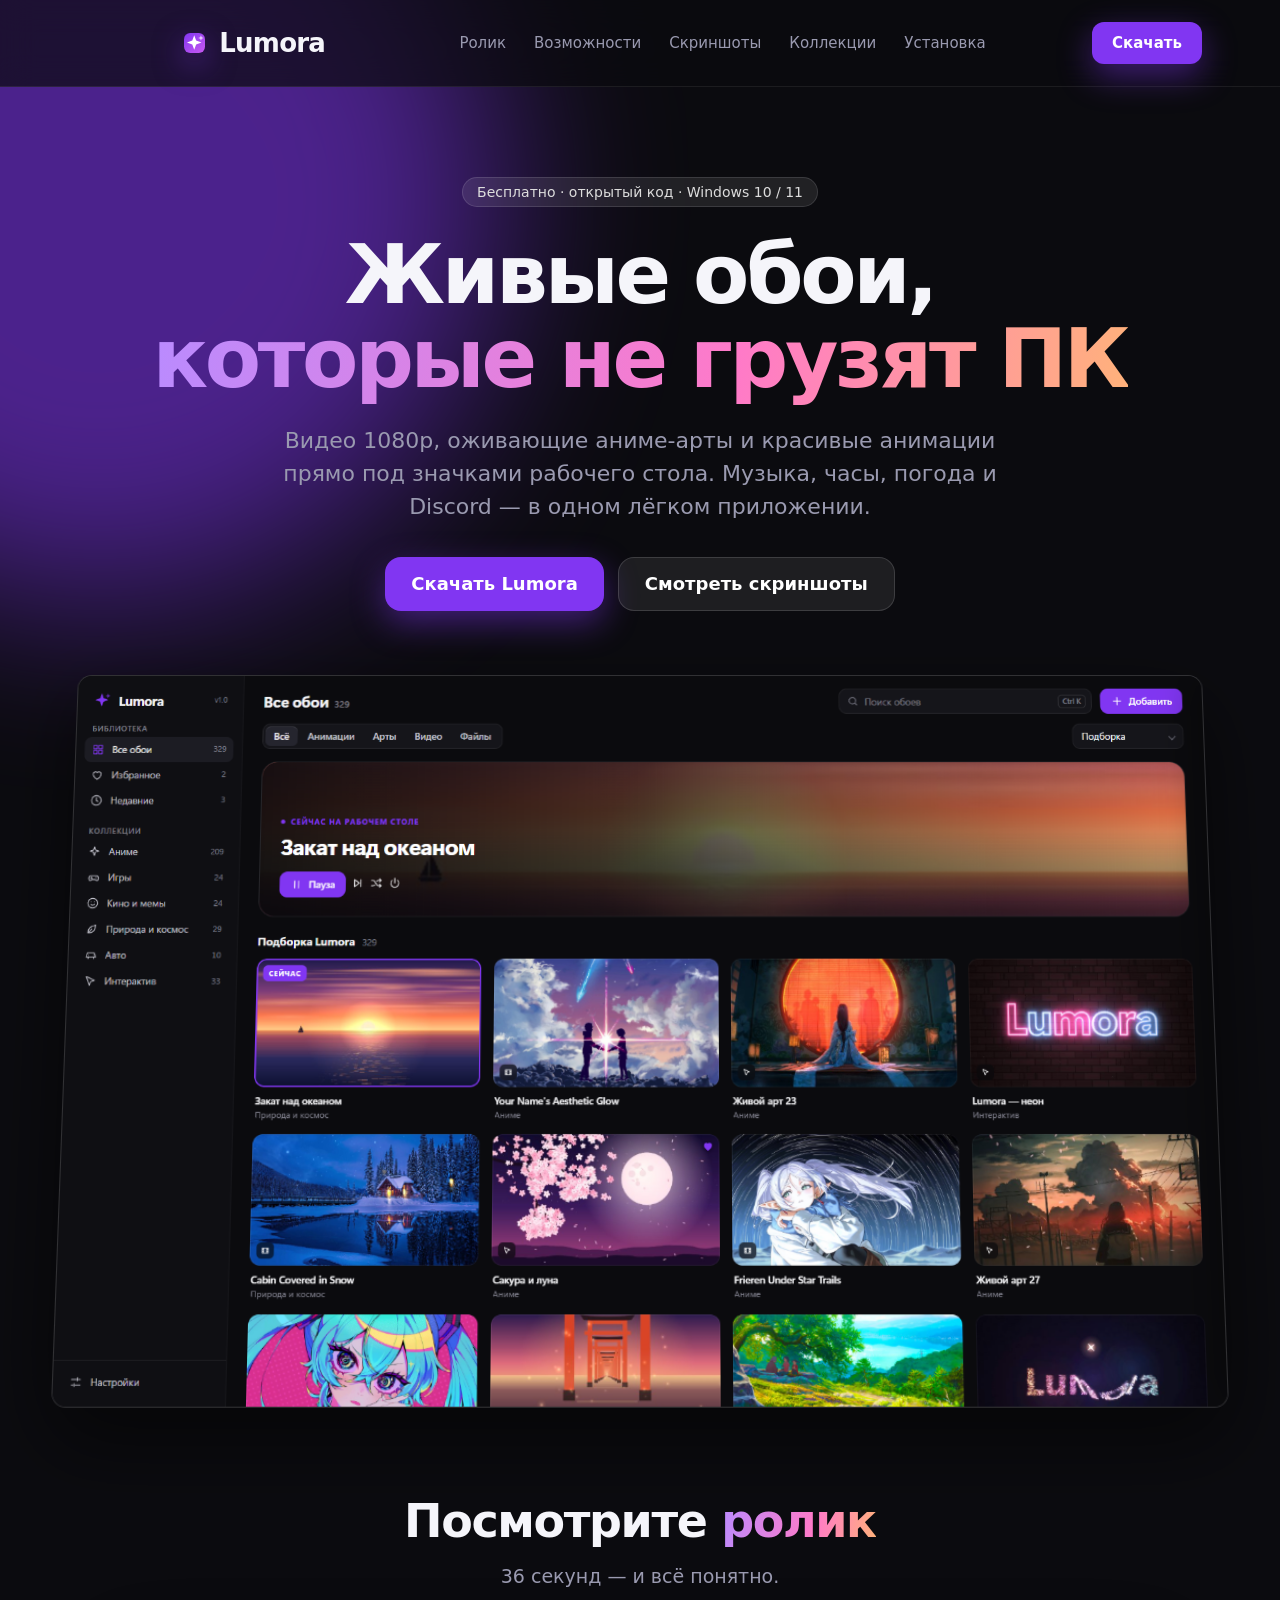
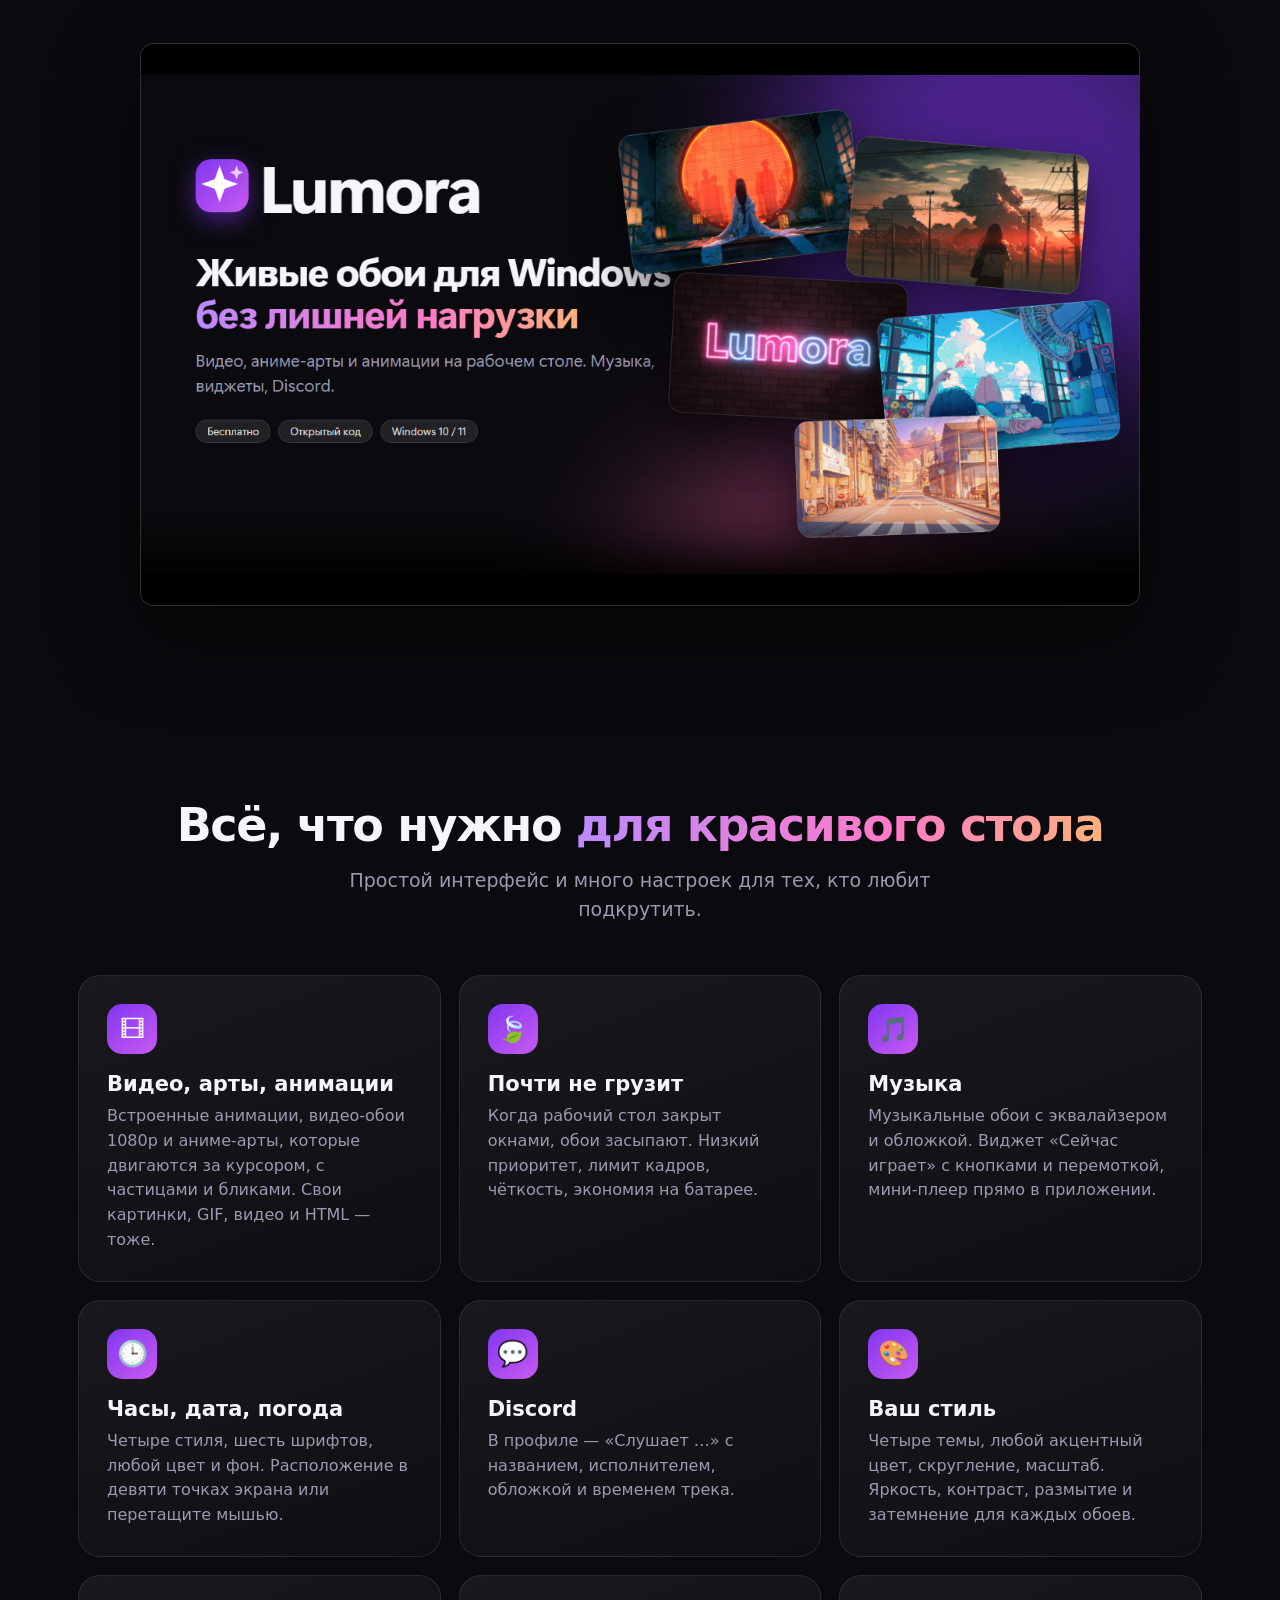
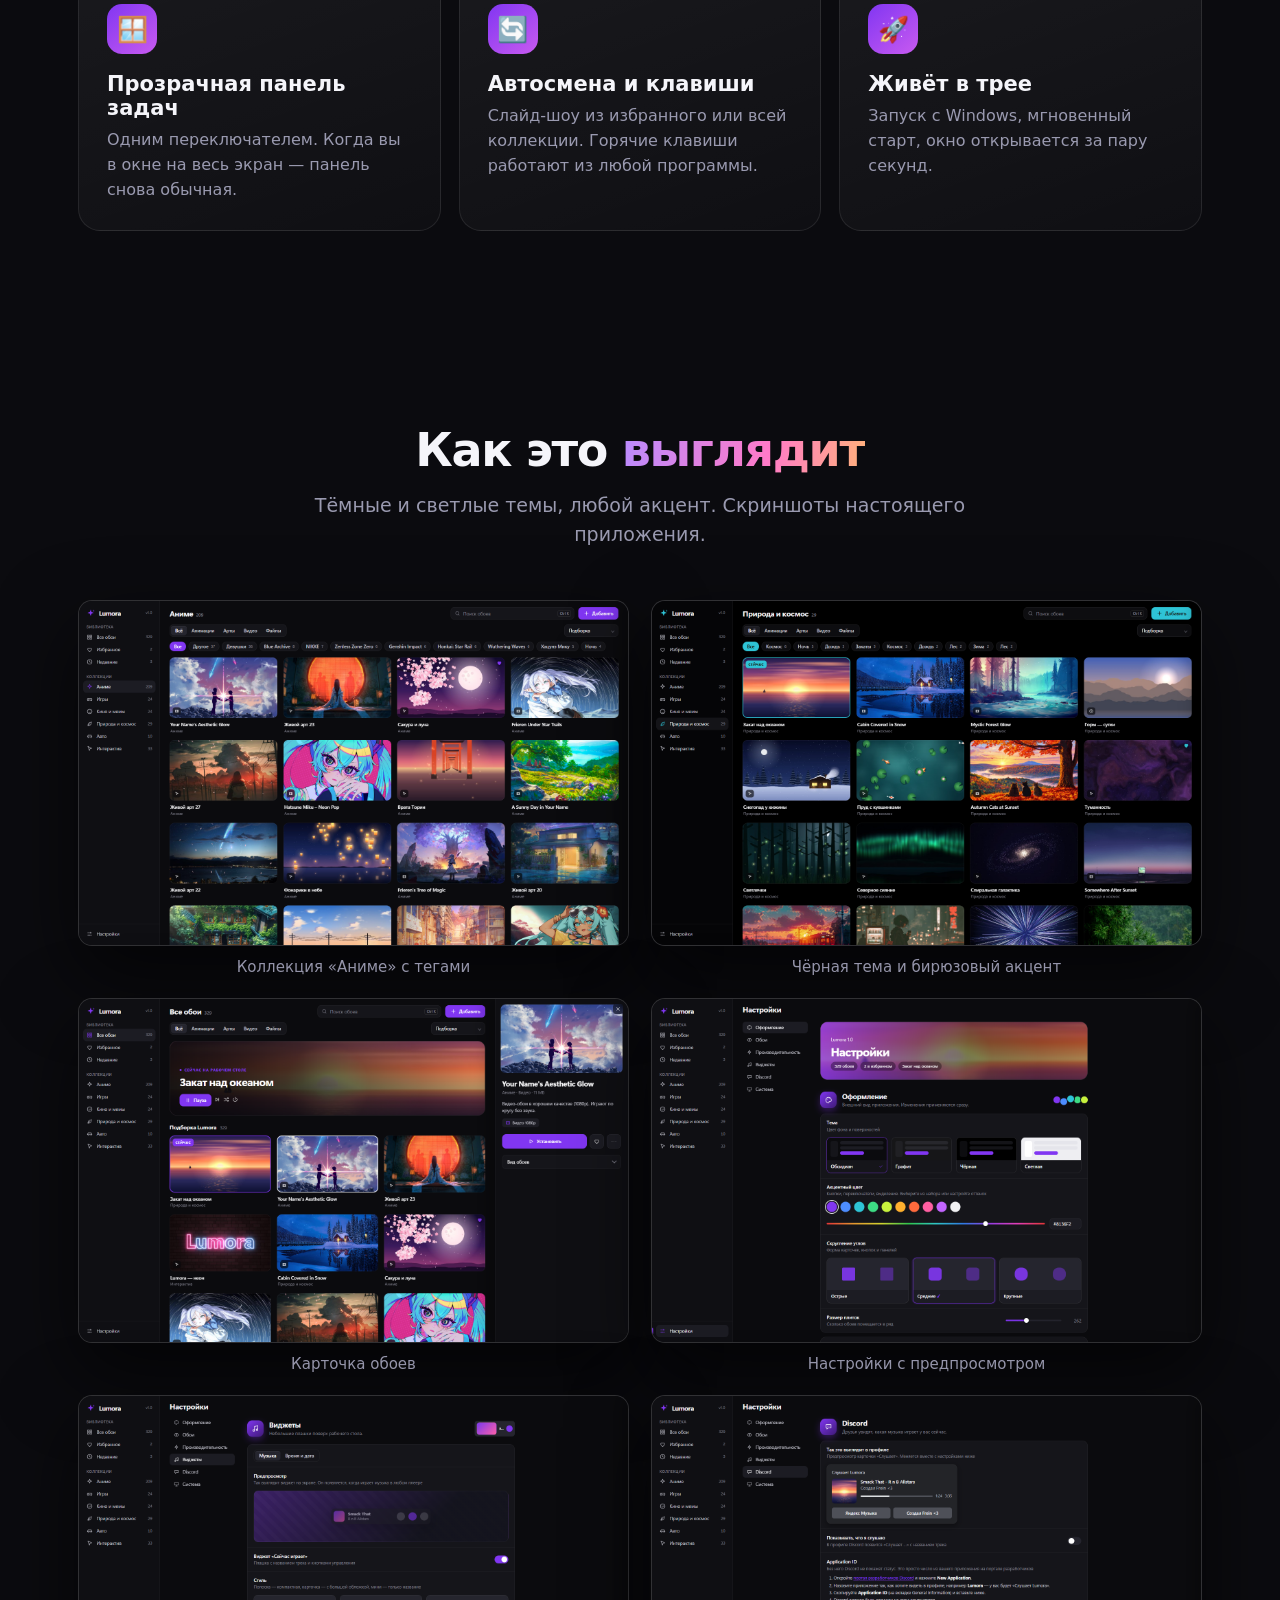
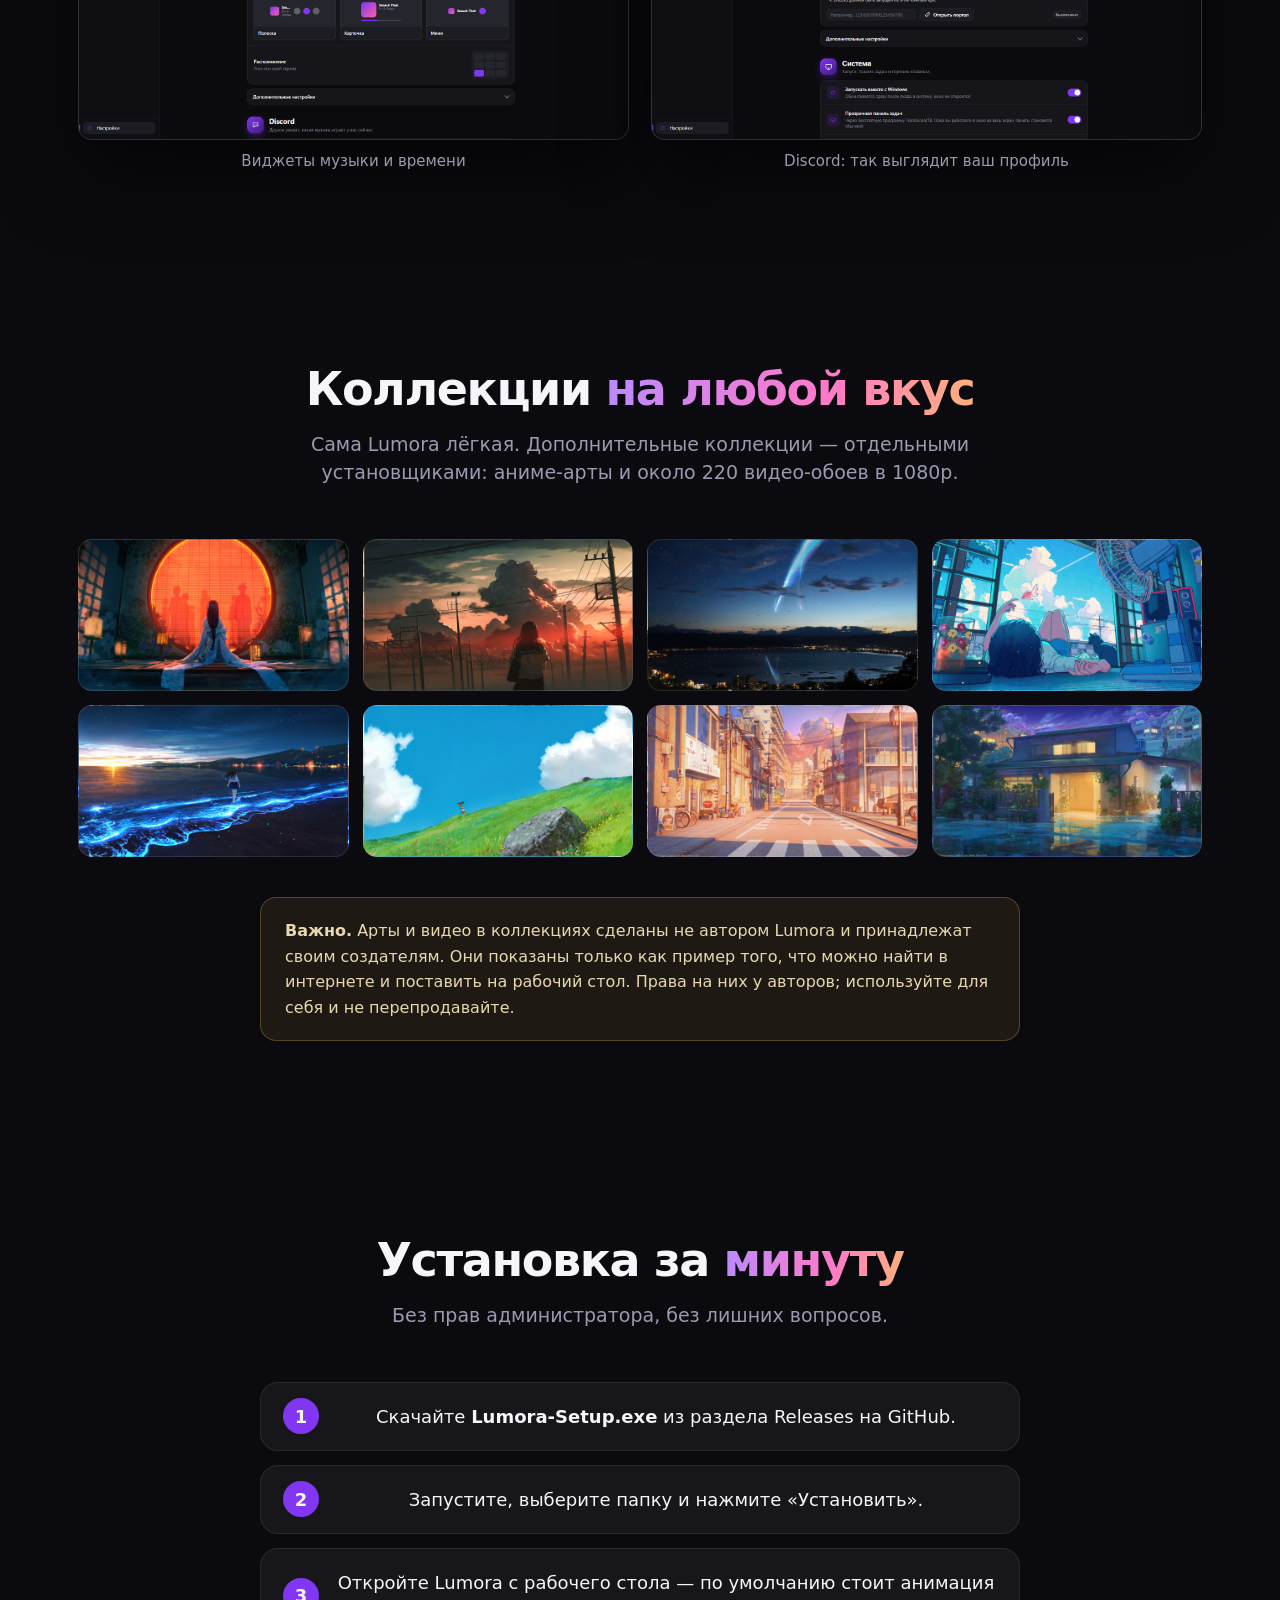
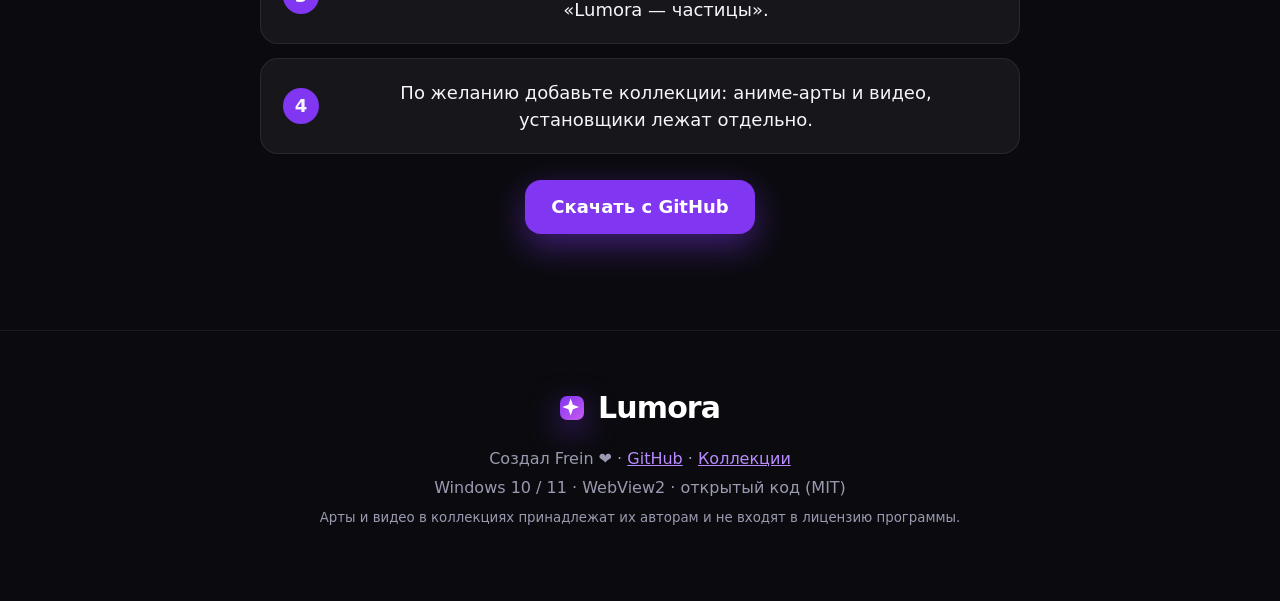
<file: docs/index.html>
<!doctype html>
<html lang="ru">
<head>
<meta charset="utf-8">
<meta name="viewport" content="width=device-width, initial-scale=1">
<title>Lumora — живые обои для Windows</title>
<meta name="description" content="Lumora: живые обои для Windows с видео, аниме-артами, виджетами, музыкой и Discord. Бесплатно, с открытым кодом.">
<link rel="stylesheet" href="promo.css">
<style>
  html { scroll-behavior: smooth; }
  body { overflow-x: hidden; }
  section { max-width: 1180px; margin: 0 auto; padding: 96px 28px; position: relative; }
  nav { position: sticky; top: 0; z-index: 20; backdrop-filter: blur(16px); background: rgba(11,11,15,.7); border-bottom: 1px solid rgba(255,255,255,.07); }
  nav div { max-width: 1180px; margin: 0 auto; padding: 14px 28px; display: flex; align-items: center; gap: 28px; }
  nav .logo { font-size: 26px; } nav a.l { color: var(--mute); text-decoration: none; font-size: 15px; } nav a.l:hover { color: #fff; } nav .btn { margin-left: auto; height: 42px; font-size: 15px; padding: 0 20px; border-radius: 12px; }
  .hero { padding-top: 90px; text-align: center; }
  .hero h1 { font-size: clamp(40px, 7vw, 82px); line-height: 1.03; letter-spacing: -.04em; font-weight: 750; margin: 26px 0 22px; }
  .hero p.lead { font-size: 22px; color: var(--mute); max-width: 720px; margin: 0 auto 34px; line-height: 1.5; }
  .hero .row { display: flex; gap: 14px; justify-content: center; flex-wrap: wrap; }
  .hero .win { margin-top: 64px; position: relative; transform: perspective(1600px) rotateX(6deg); transform-origin: top; }
  h2 { font-size: clamp(30px, 4vw, 46px); letter-spacing: -.03em; font-weight: 740; margin-bottom: 14px; text-align: center; }
  .sub { text-align: center; color: var(--mute); font-size: 19px; max-width: 700px; margin: 0 auto 52px; line-height: 1.5; }
  .grid { display: grid; grid-template-columns: repeat(auto-fit, minmax(300px, 1fr)); gap: 18px; }
  .f { padding: 28px; border-radius: 22px; background: linear-gradient(160deg, rgba(255,255,255,.06), rgba(255,255,255,.02)); border: 1px solid rgba(255,255,255,.09); transition: transform .3s, border-color .3s; }
  .f:hover { transform: translateY(-4px); border-color: rgba(129,54,242,.6); }
  .f .ic { width: 50px; height: 50px; border-radius: 15px; display: grid; place-items: center; font-size: 25px; background: linear-gradient(140deg, #8136f2, #c85af0); margin-bottom: 18px; }
  .f h3 { font-size: 21px; margin-bottom: 8px; } .f p { color: var(--mute); line-height: 1.55; font-size: 16px; }
  .shots { display: grid; gap: 22px; grid-template-columns: repeat(auto-fit, minmax(420px, 1fr)); }
  .shots figure { margin: 0; } .shots figcaption { color: var(--mute); text-align: center; margin-top: 12px; font-size: 15px; }
  .wall { display: grid; grid-template-columns: repeat(auto-fill, minmax(240px, 1fr)); gap: 14px; }
  .wall div { aspect-ratio: 16/9; border-radius: 14px; background-size: cover; background-position: center; border: 1px solid rgba(255,255,255,.1); transition: transform .3s; } .wall div:hover { transform: scale(1.04); }
  .steps { counter-reset: s; display: grid; gap: 14px; max-width: 760px; margin: 0 auto; }
  .steps div { counter-increment: s; padding: 20px 24px 20px 76px; border-radius: 18px; background: rgba(255,255,255,.05); border: 1px solid rgba(255,255,255,.08); position: relative; font-size: 18px; line-height: 1.5; }
  .steps div::before { content: counter(s); position: absolute; left: 22px; top: 50%; transform: translateY(-50%); width: 36px; height: 36px; border-radius: 50%; display: grid; place-items: center; background: var(--acc); font-weight: 700; }
  .note { max-width: 760px; margin: 40px auto 0; padding: 20px 24px; border-radius: 16px; background: rgba(255,200,80,.08); border: 1px solid rgba(255,200,80,.25); color: #e8d8b0; line-height: 1.6; font-size: 16px; }
  footer { text-align: center; padding: 50px 28px 70px; color: var(--mute); border-top: 1px solid rgba(255,255,255,.07); line-height: 1.8; }
  .cta { text-align: center; } .cta .row { display: flex; gap: 14px; justify-content: center; flex-wrap: wrap; margin-top: 26px; }
  @media (max-width: 700px) { .shots { grid-template-columns: 1fr; } nav a.l { display: none; } }
</style>
</head>
<body>
<nav><div><div class="logo" style="font-size:26px"><i><svg viewBox="0 0 24 24"><path d="M11 2.6l2.3 6.4 6.4 2.3-6.4 2.3L11 20l-2.3-6.4L2.3 11.3 8.7 9z"/><path opacity=".75" d="M19 2.6l.9 2.4 2.4.9-2.4.9-.9 2.4-.9-2.4-2.4-.9 2.4-.9z"/></svg></i>Lumora</div>
<a class="l" href="#video">Ролик</a><a class="l" href="#features">Возможности</a><a class="l" href="#screens">Скриншоты</a><a class="l" href="#packs">Коллекции</a><a class="l" href="#install">Установка</a><a class="btn" href="https://github.com/Frein1111/Lumora/releases/latest">Скачать</a></div></nav>

<div class="glow" style="width:800px;height:800px;background:#8136f2;left:-300px;top:-200px;position:absolute"></div>
<section class="hero">
  <span class="tag">Бесплатно · открытый код · Windows 10 / 11</span>
  <h1>Живые обои,<br><span class="grad">которые не грузят ПК</span></h1>
  <p class="lead">Видео 1080p, оживающие аниме-арты и красивые анимации прямо под значками рабочего стола. Музыка, часы, погода и Discord — в одном лёгком приложении.</p>
  <div class="row"><a class="btn" href="https://github.com/Frein1111/Lumora/releases/latest">Скачать Lumora</a><a class="btn ghost" href="#screens">Смотреть скриншоты</a></div>
  <div class="win"><img src="screens/p1-home.png" alt="Главное окно Lumora"></div>
</section>

<section id="video" style="padding-top:20px">
  <h2>Посмотрите <span class="grad">ролик</span></h2>
  <p class="sub">36 секунд — и всё понятно.</p>
  <div class="win" style="max-width:1000px;margin:0 auto"><video src="promo.webm" poster="social-preview.png" controls preload="none" playsinline style="display:block;width:100%;aspect-ratio:16/9;background:#000"></video></div>
</section>

<section id="features">
  <h2>Всё, что нужно <span class="grad">для красивого стола</span></h2>
  <p class="sub">Простой интерфейс и много настроек для тех, кто любит подкрутить.</p>
  <div class="grid">
    <div class="f"><div class="ic">🎞</div><h3>Видео, арты, анимации</h3><p>Встроенные анимации, видео-обои 1080p и аниме-арты, которые двигаются за курсором, с частицами и бликами. Свои картинки, GIF, видео и HTML — тоже.</p></div>
    <div class="f"><div class="ic">🍃</div><h3>Почти не грузит</h3><p>Когда рабочий стол закрыт окнами, обои засыпают. Низкий приоритет, лимит кадров, чёткость, экономия на батарее.</p></div>
    <div class="f"><div class="ic">🎵</div><h3>Музыка</h3><p>Музыкальные обои с эквалайзером и обложкой. Виджет «Сейчас играет» с кнопками и перемоткой, мини-плеер прямо в приложении.</p></div>
    <div class="f"><div class="ic">🕒</div><h3>Часы, дата, погода</h3><p>Четыре стиля, шесть шрифтов, любой цвет и фон. Расположение в девяти точках экрана или перетащите мышью.</p></div>
    <div class="f"><div class="ic">💬</div><h3>Discord</h3><p>В профиле — «Слушает …» с названием, исполнителем, обложкой и временем трека.</p></div>
    <div class="f"><div class="ic">🎨</div><h3>Ваш стиль</h3><p>Четыре темы, любой акцентный цвет, скругление, масштаб. Яркость, контраст, размытие и затемнение для каждых обоев.</p></div>
    <div class="f"><div class="ic">🪟</div><h3>Прозрачная панель задач</h3><p>Одним переключателем. Когда вы в окне на весь экран — панель снова обычная.</p></div>
    <div class="f"><div class="ic">🔄</div><h3>Автосмена и клавиши</h3><p>Слайд-шоу из избранного или всей коллекции. Горячие клавиши работают из любой программы.</p></div>
    <div class="f"><div class="ic">🚀</div><h3>Живёт в трее</h3><p>Запуск с Windows, мгновенный старт, окно открывается за пару секунд.</p></div>
  </div>
</section>

<section id="screens">
  <h2>Как это <span class="grad">выглядит</span></h2>
  <p class="sub">Тёмные и светлые темы, любой акцент. Скриншоты настоящего приложения.</p>
  <div class="shots">
    <figure><div class="win"><img src="screens/p2-anime.png"></div><figcaption>Коллекция «Аниме» с тегами</figcaption></figure>
    <figure><div class="win"><img src="screens/p8-blue.png"></div><figcaption>Чёрная тема и бирюзовый акцент</figcaption></figure>
    <figure><div class="win"><img src="screens/p3-details.png"></div><figcaption>Карточка обоев</figcaption></figure>
    <figure><div class="win"><img src="screens/p4-settings.png"></div><figcaption>Настройки с предпросмотром</figcaption></figure>
    <figure><div class="win"><img src="screens/p5-widgets.png"></div><figcaption>Виджеты музыки и времени</figcaption></figure>
    <figure><div class="win"><img src="screens/p6-discord.png"></div><figcaption>Discord: так выглядит ваш профиль</figcaption></figure>
  </div>
</section>

<section id="packs">
  <h2>Коллекции <span class="grad">на любой вкус</span></h2>
  <p class="sub">Сама Lumora лёгкая. Дополнительные коллекции — отдельными установщиками: аниме-арты и около 220 видео-обоев в 1080p.</p>
  <div class="wall">
    <div style="background-image:url(assets/art23.jpg)"></div><div style="background-image:url(assets/art27.jpg)"></div><div style="background-image:url(assets/art22.jpg)"></div><div style="background-image:url(assets/art44.jpg)"></div>
    <div style="background-image:url(assets/art39.jpg)"></div><div style="background-image:url(assets/art46.jpg)"></div><div style="background-image:url(assets/art25.jpg)"></div><div style="background-image:url(assets/art20.jpg)"></div>
  </div>
  <div class="note"><b>Важно.</b> Арты и видео в коллекциях сделаны не автором Lumora и принадлежат своим создателям. Они показаны только как пример того, что можно найти в интернете и поставить на рабочий стол. Права на них у авторов; используйте для себя и не перепродавайте.</div>
</section>

<section id="install" class="cta">
  <h2>Установка за <span class="grad">минуту</span></h2>
  <p class="sub">Без прав администратора, без лишних вопросов.</p>
  <div class="steps">
    <div>Скачайте <b>Lumora-Setup.exe</b> из раздела Releases на GitHub.</div>
    <div>Запустите, выберите папку и нажмите «Установить».</div>
    <div>Откройте Lumora с рабочего стола — по умолчанию стоит анимация «Lumora — частицы».</div>
    <div>По желанию добавьте коллекции: аниме-арты и видео, установщики лежат отдельно.</div>
  </div>
  <div class="row"><a class="btn" href="https://github.com/Frein1111/Lumora">Скачать с GitHub</a></div>
</section>

<footer>
  <div class="logo" style="justify-content:center;font-size:30px;margin-bottom:10px;color:#fff"><i><svg viewBox="0 0 24 24"><path d="M11 2.6l2.3 6.4 6.4 2.3-6.4 2.3L11 20l-2.3-6.4L2.3 11.3 8.7 9z"/></svg></i>Lumora</div>
  Создал Frein ❤ · <a href="https://github.com/Frein1111/Lumora" style="color:#b98bff">GitHub</a> · <a href="https://github.com/Frein1111/Lumora-Packs" style="color:#b98bff">Коллекции</a><br>Windows 10 / 11 · WebView2 · открытый код (MIT)<br><small>Арты и видео в коллекциях принадлежат их авторам и не входят в лицензию программы.</small>
</footer>
</body>
</html>
</file>
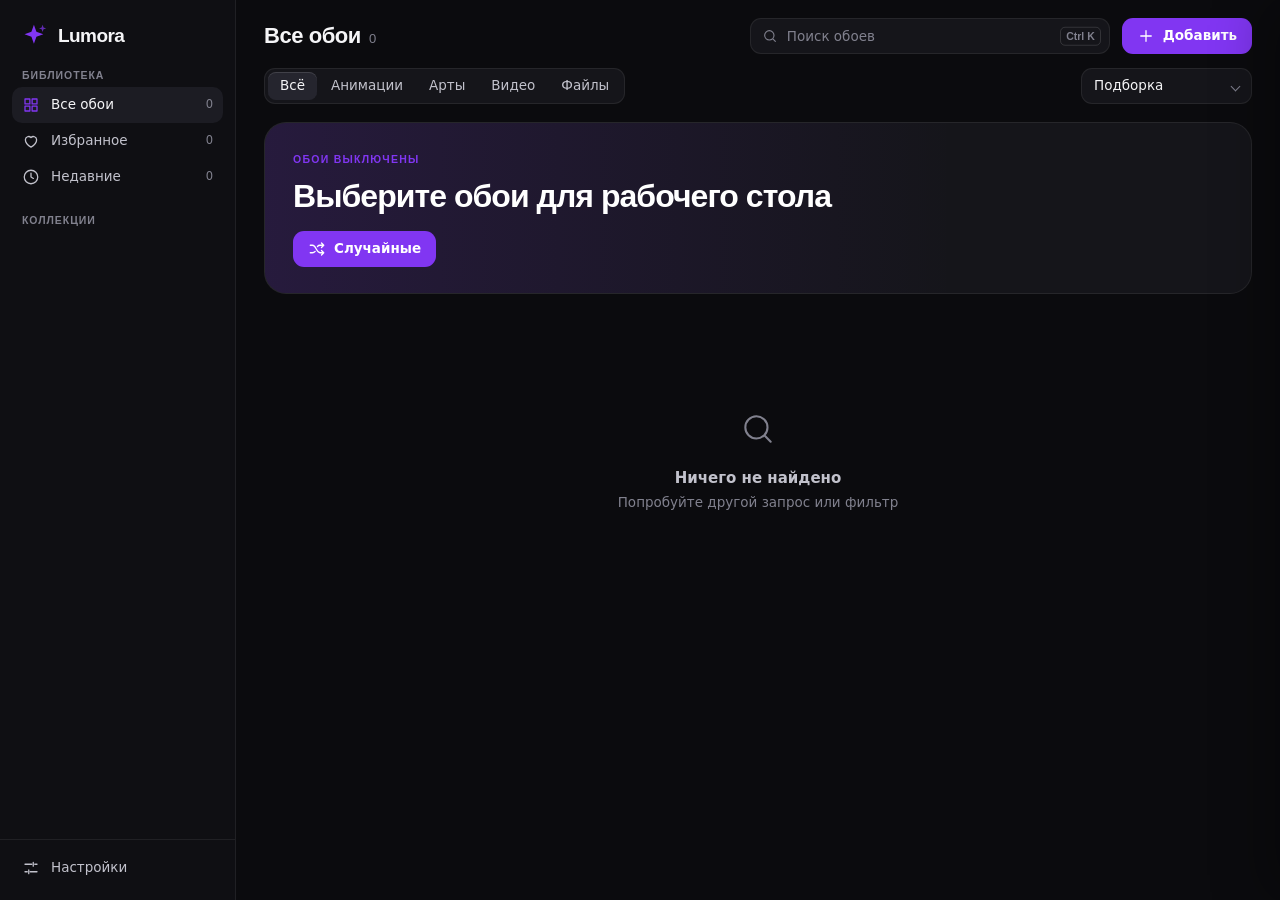
<file: ui/index.html>
<!doctype html>
<html lang="ru" data-theme="obsidian" data-r="1" data-anim="1">
<head>
<meta charset="utf-8">
<title>Lumora</title>
<meta name="viewport" content="width=device-width, initial-scale=1">
<link rel="stylesheet" href="style.css">
</head>
<body>
<aside class="side">
  <div class="brand"><svg id="logo" viewBox="0 0 24 24"></svg><b>Lumora</b><small id="ver"></small></div>
  <nav class="nav" id="nav"></nav>
  <div class="side-foot">
    <div class="np" id="np" hidden></div>
    <button class="nv" data-go="settings" id="navSet"></button>
  </div>
</aside>
<main class="main">
  <header class="top" id="top"></header>
  <div class="bar" id="bar"></div>
  <div class="scroll" id="scroll"></div>
  <aside class="drawer" id="drawer"></aside>
</main>
<div class="toast" id="toast"></div>
<script src="featured.js"></script>
<script src="app.js"></script>
</body>
</html>
</file>
<file: docs/promo.css>
:root { --bg: #0b0b0f; --acc: #8136f2; --acc2: #c264ff; --fg: #f5f5fa; --mute: #9a9ab0; }
* { box-sizing: border-box; margin: 0; }
body { background: var(--bg); color: var(--fg); font-family: "Segoe UI Variable Display", "Segoe UI", system-ui, sans-serif; -webkit-font-smoothing: antialiased; }
.star { width: 1em; height: 1em; display: inline-block; vertical-align: -.12em; }
.grad { background: linear-gradient(100deg, #b98bff, #ff7ac8 60%, #ffb27a); -webkit-background-clip: text; background-clip: text; color: transparent; }
.glow { position: absolute; border-radius: 50%; filter: blur(90px); opacity: .55; pointer-events: none; }
.btn { display: inline-flex; align-items: center; gap: 10px; height: 54px; padding: 0 26px; border-radius: 16px; background: var(--acc); color: #fff; font-weight: 650; font-size: 18px; text-decoration: none; box-shadow: 0 12px 34px rgba(129,54,242,.45); }
.btn.ghost { background: rgba(255,255,255,.08); box-shadow: none; border: 1px solid rgba(255,255,255,.14); }
.tag { display: inline-flex; height: 30px; align-items: center; padding: 0 14px; border-radius: 15px; background: rgba(255,255,255,.09); border: 1px solid rgba(255,255,255,.12); font-size: 14px; color: #ddd; }
.cardimg { border-radius: 18px; background-size: cover; background-position: center; border: 1px solid rgba(255,255,255,.14); box-shadow: 0 24px 60px rgba(0,0,0,.55); }
.logo { display: flex; align-items: center; gap: 14px; font-weight: 750; letter-spacing: -.03em; }
.logo i { width: 1.3em; height: 1.3em; border-radius: .38em; display: grid; place-items: center; background: linear-gradient(140deg, #8136f2, #c85af0); font-style: normal; font-size: .62em; box-shadow: 0 10px 30px rgba(129,54,242,.5); }
.logo svg { width: 1.25em; height: 1.25em; fill: #fff; }
.win { border-radius: 14px; overflow: hidden; border: 1px solid rgba(255,255,255,.14); box-shadow: 0 30px 80px rgba(0,0,0,.6); background: #0f0f13; }
.win img { display: block; width: 100%; }
</file>
<file: ui/style.css>
/* Lumora — интерфейс. Палитра задаётся переменными, тема и акцент меняются на лету. */
:root {
  --bg: #0b0b0e; --bg2: #0f0f13; --surf: #15151a; --surf2: #1c1c23; --surf3: #25252e;
  --line: rgba(255,255,255,.07); --line2: rgba(255,255,255,.13);
  --fg: #f5f5f7; --fg2: #c2c2cc; --mute: #81818e;
  --accent: #8136f2; --accent-rgb: 129,54,242; --accent-ink: #ffffff;
  --r: 14px; --tile: 262px; --gap: 18px;
  --shadow: 0 18px 50px rgba(0,0,0,.45);
  --ease: cubic-bezier(.2,.7,.2,1);
  --dur: .22s;
  color-scheme: dark;
}
[data-theme="graphite"] { --bg:#161618; --bg2:#1a1a1d; --surf:#202024; --surf2:#27272c; --surf3:#303036; --line:rgba(255,255,255,.075); }
[data-theme="black"]    { --bg:#000; --bg2:#050507; --surf:#0d0d10; --surf2:#141418; --surf3:#1c1c22; --line:rgba(255,255,255,.09); }
[data-theme="light"]    { --bg:#eeeef2; --bg2:#f4f4f7; --surf:#fff; --surf2:#f1f1f5; --surf3:#e5e5eb; --line:rgba(15,15,30,.08); --line2:rgba(15,15,30,.16);
  --fg:#17171c; --fg2:#43434f; --mute:#85858f; --shadow:0 14px 40px rgba(30,30,60,.16); color-scheme: light; }
[data-r="0"] { --r: 6px; }
[data-r="1"] { --r: 14px; }
[data-r="2"] { --r: 22px; }
[data-anim="0"] * { transition: none !important; animation: none !important; }

* { box-sizing: border-box; -webkit-tap-highlight-color: transparent; }
html, body { height: 100%; margin: 0; }
body {
  background: var(--bg); color: var(--fg); overflow: hidden;
  font: 400 13.5px/1.45 "Segoe UI Variable Text", "Segoe UI", system-ui, sans-serif;
  -webkit-font-smoothing: antialiased; user-select: none; cursor: default;
  display: grid; grid-template-columns: 236px minmax(0, 1fr);
}
button { font: inherit; color: inherit; background: none; border: 0; padding: 0; cursor: pointer; }
input, select { font: inherit; color: inherit; }
svg.i { width: 18px; height: 18px; fill: none; stroke: currentColor; stroke-width: 1.7; stroke-linecap: round; stroke-linejoin: round; flex: none; }
::selection { background: rgba(var(--accent-rgb), .35); }
::-webkit-scrollbar { width: 10px; height: 10px; }
::-webkit-scrollbar-thumb { background: var(--surf3); border-radius: 10px; border: 3px solid transparent; background-clip: padding-box; }
::-webkit-scrollbar-thumb:hover { background: var(--mute); background-clip: padding-box; border: 3px solid transparent; }
kbd { font: 600 10.5px/1 "Segoe UI Variable Text", "Segoe UI", sans-serif; color: var(--mute); border: 1px solid var(--line2); border-radius: 5px; padding: 3px 5px; }

/* ---------- боковая панель ---------- */
.side { display: flex; flex-direction: column; padding: 20px 12px 14px; background: var(--bg2); border-right: 1px solid var(--line); min-height: 0; }
.brand { display: flex; align-items: center; gap: 10px; padding: 2px 10px 22px; }
.brand svg { width: 26px; height: 26px; color: var(--accent); }
.brand b { font: 700 19px/1 "Segoe UI Variable Display", "Segoe UI", sans-serif; letter-spacing: -.03em; }
.brand small { margin-left: auto; font-size: 10.5px; color: var(--mute); letter-spacing: .04em; }
.nav { overflow-y: auto; flex: 1; margin: 0 -6px; padding: 0 6px; }
.nav h6 { margin: 20px 10px 6px; font: 600 10.5px/1 "Segoe UI Variable Text", "Segoe UI", sans-serif; letter-spacing: .09em; text-transform: uppercase; color: var(--mute); }
.nav h6:first-child { margin-top: 0; }
.nv { display: flex; align-items: center; gap: 11px; width: 100%; height: 36px; padding: 0 10px; border-radius: 10px; color: var(--fg2); text-align: left; position: relative; transition: background var(--dur), color var(--dur); }
.nv:hover { background: var(--surf2); color: var(--fg); }
.nv.on { background: var(--surf2); color: var(--fg); }
.nv.on svg { color: var(--accent); }
.nv.on::before { content: ""; position: absolute; left: -12px; top: 9px; bottom: 9px; width: 3px; border-radius: 0 3px 3px 0; background: var(--accent); }
.nv span.n { margin-left: auto; font-size: 11.5px; color: var(--mute); font-variant-numeric: tabular-nums; }
.side-foot { border-top: 1px solid var(--line); margin: 10px -12px 0; padding: 10px 12px 0; }
.mini { display: flex; align-items: center; gap: 10px; margin: 0 0 8px; padding: 8px; border-radius: 12px; background: var(--surf); border: 1px solid var(--line); }
.mini .th { width: 44px; height: 28px; border-radius: 7px; background: var(--surf3) center/cover; flex: none; }
.mini .t { min-width: 0; line-height: 1.25; }
.mini .t b { display: block; font-weight: 600; font-size: 12.5px; white-space: nowrap; overflow: hidden; text-overflow: ellipsis; }
.mini .t small { color: var(--mute); font-size: 11px; }
.mini .live { width: 7px; height: 7px; border-radius: 50%; background: var(--accent); flex: none; margin-left: auto; box-shadow: 0 0 0 0 rgba(var(--accent-rgb), .5); animation: pulse 2.4s infinite; }
.mini.off .live { background: var(--mute); animation: none; }
@keyframes pulse { 70% { box-shadow: 0 0 0 7px rgba(var(--accent-rgb), 0); } 100% { box-shadow: 0 0 0 0 rgba(var(--accent-rgb), 0); } }

/* ---------- основная область ---------- */
.main { display: flex; flex-direction: column; min-width: 0; min-height: 0; position: relative; }
.top { display: flex; align-items: center; gap: 12px; padding: 18px 28px 14px; }
.top h1 { margin: 0 8px 0 0; font: 650 22px/1.1 "Segoe UI Variable Display", "Segoe UI", sans-serif; letter-spacing: -.02em; white-space: nowrap; }
.top h1 small { font: 500 13px/1 "Segoe UI Variable Text", "Segoe UI", sans-serif; color: var(--mute); margin-left: 8px; letter-spacing: 0; }
.search { position: relative; flex: 1 1 220px; max-width: 360px; margin-left: auto; }
.search svg { position: absolute; left: 12px; top: 50%; transform: translateY(-50%); color: var(--mute); width: 16px; height: 16px; }
.search input { width: 100%; height: 36px; padding: 0 44px 0 36px; background: var(--surf); border: 1px solid var(--line); border-radius: 11px; outline: 0; transition: border-color var(--dur), background var(--dur); user-select: text; }
.search input::placeholder { color: var(--mute); }
.search input:focus { border-color: rgba(var(--accent-rgb), .7); background: var(--surf2); }
.search kbd { position: absolute; right: 9px; top: 50%; transform: translateY(-50%); pointer-events: none; }
.btn { display: inline-flex; align-items: center; justify-content: center; gap: 8px; height: 36px; padding: 0 14px; border-radius: 11px; background: var(--surf2); border: 1px solid var(--line); color: var(--fg); font-weight: 550; white-space: nowrap; transition: background var(--dur), transform .1s, border-color var(--dur); }
.btn:hover { background: var(--surf3); }
.btn:active { transform: scale(.97); }
.btn.pri { background: var(--accent); border-color: transparent; color: var(--accent-ink); }
.btn.pri:hover { filter: brightness(1.08); background: var(--accent); }
.btn.ghost { background: transparent; border-color: transparent; color: var(--fg2); }
.btn.ghost:hover { background: var(--surf2); color: var(--fg); }
.btn.danger { color: #ff6b7d; }
.btn.sq { width: 36px; padding: 0; }
.btn.lg { height: 42px; padding: 0 20px; border-radius: 12px; }
.btn[disabled] { opacity: .45; pointer-events: none; }

.bar { display: flex; align-items: center; gap: 12px; padding: 0 28px 14px; flex-wrap: wrap; }
.seg { display: inline-flex; padding: 3px; gap: 2px; background: var(--surf); border: 1px solid var(--line); border-radius: 11px; }
.seg button { height: 28px; padding: 0 12px; border-radius: 8px; color: var(--fg2); font-weight: 500; transition: background var(--dur), color var(--dur); }
.seg button:hover { color: var(--fg); }
.seg button.on { background: var(--surf3); color: var(--fg); box-shadow: 0 1px 0 var(--line2) inset; }
.sel { position: relative; }
.sel select { appearance: none; height: 36px; padding: 0 34px 0 12px; background: var(--surf); border: 1px solid var(--line); border-radius: 11px; outline: 0; cursor: pointer; }
.sel::after { content: ""; position: absolute; right: 13px; top: 15px; width: 6px; height: 6px; border: solid var(--mute); border-width: 0 1.6px 1.6px 0; transform: rotate(45deg); pointer-events: none; }
.sel select option { background: var(--surf2); color: var(--fg); }
.grow { flex: 1; }
.zoom { display: flex; align-items: center; gap: 8px; color: var(--mute); }
.zoom svg { width: 15px; height: 15px; }

.scroll { flex: 1; overflow-y: auto; overflow-x: hidden; padding: 4px 28px 40px; min-height: 0; scroll-behavior: smooth; }
.main.dr .top, .main.dr .bar, .main.dr .scroll { margin-right: 388px; }

/* ---------- «Сейчас» ---------- */
.hero { position: relative; display: grid; grid-template-columns: minmax(0, 1fr) auto; gap: 24px; align-items: end; min-height: 218px; padding: 26px 28px; margin-bottom: 26px; border-radius: calc(var(--r) + 8px); overflow: hidden; background: var(--surf); border: 1px solid var(--line); isolation: isolate; }
.hero .bg { position: absolute; inset: 0; background-size: cover; background-position: center; z-index: -2; transform: scale(1.06); transition: transform 1.2s var(--ease); }
.hero:hover .bg { transform: scale(1.1); }
.hero::before { content: ""; position: absolute; inset: 0; z-index: -1; background: linear-gradient(90deg, rgba(8,8,11,.92) 0%, rgba(8,8,11,.72) 42%, rgba(8,8,11,.12) 100%), linear-gradient(0deg, rgba(8,8,11,.55), transparent 55%); }
.hero .eyebrow { display: inline-flex; align-items: center; gap: 8px; font: 650 10.5px/1 "Segoe UI Variable Text", "Segoe UI", sans-serif; letter-spacing: .12em; text-transform: uppercase; color: var(--accent); }
.hero .eyebrow i { width: 6px; height: 6px; border-radius: 50%; background: var(--accent); animation: pulse 2.4s infinite; }
.hero.paused .eyebrow i { background: #e0b34a; animation: none; }
.hero h2 { margin: 10px 0 6px; font: 680 32px/1.08 "Segoe UI Variable Display", "Segoe UI", sans-serif; letter-spacing: -.03em; color: #fff; text-wrap: balance; max-width: 640px; }
.hero p { margin: 0; color: rgba(255,255,255,.66); max-width: 540px; display: -webkit-box; -webkit-line-clamp: 2; -webkit-box-orient: vertical; overflow: hidden; }
.hero .acts { display: flex; gap: 8px; margin-top: 18px; flex-wrap: wrap; }
.hero .btn { background: rgba(255,255,255,.1); border-color: rgba(255,255,255,.14); color: #fff; backdrop-filter: blur(10px); }
.hero .btn:hover { background: rgba(255,255,255,.18); }
.hero .btn.pri { background: var(--accent); color: var(--accent-ink); border-color: transparent; }
.hero .quick { width: 250px; padding: 14px 16px 6px; border-radius: 16px; background: rgba(10,10,14,.62); border: 1px solid rgba(255,255,255,.1); backdrop-filter: blur(16px); }
.hero .quick h5 { margin: 0 0 6px; font: 650 10.5px/1 "Segoe UI Variable Text", "Segoe UI", sans-serif; letter-spacing: .1em; text-transform: uppercase; color: rgba(255,255,255,.55); display: flex; justify-content: space-between; }
.hero .quick h5 button { color: rgba(255,255,255,.55); font-size: 11px; letter-spacing: 0; text-transform: none; }
.hero .quick h5 button:hover { color: #fff; }
.hero .quick .sl .l { color: rgba(255,255,255,.8); }
.hero .quick .sl .v { color: rgba(255,255,255,.55); }
.hero.empty { min-height: 150px; align-items: center; }
.hero.empty::before { background: linear-gradient(90deg, rgba(var(--accent-rgb), .16), transparent 70%); }

/* ---------- сетка ---------- */
.sec { display: flex; align-items: baseline; gap: 10px; margin: 6px 0 14px; }
.sec h3 { margin: 0; font: 650 16px/1 "Segoe UI Variable Display", "Segoe UI", sans-serif; letter-spacing: -.01em; }
.sec span { color: var(--mute); font-size: 12.5px; }
.grid { display: grid; grid-template-columns: repeat(auto-fill, minmax(var(--tile), 1fr)); gap: var(--gap); margin-bottom: 30px; }
.card { position: relative; border-radius: var(--r); outline: 0; cursor: pointer; animation: rise .38s var(--ease) both; animation-delay: calc(var(--i, 0) * 12ms); content-visibility: auto; contain-intrinsic-size: auto 200px; }
@keyframes rise { from { opacity: 0; transform: translateY(8px); } }
.card .m { position: relative; aspect-ratio: 16 / 9; border-radius: var(--r); overflow: hidden; background: var(--surf2); transition: transform .35s var(--ease), box-shadow .35s var(--ease); }
.card .m img, .card .m video { position: absolute; inset: 0; width: 100%; height: 100%; object-fit: cover; transition: transform .6s var(--ease), opacity .3s; }
.card .m video { opacity: 0; }
.card.pv .m video { opacity: 1; }
.card:hover .m { transform: translateY(-2px); box-shadow: 0 14px 30px rgba(0,0,0,.35); }
.card:hover .m img { transform: scale(1.045); }
.card .m::after { content: ""; position: absolute; inset: 0; border-radius: inherit; box-shadow: inset 0 0 0 1px var(--line); pointer-events: none; transition: box-shadow var(--dur); }
.card.sel .m::after { box-shadow: inset 0 0 0 2px var(--fg); }
.card.cur .m::after { box-shadow: inset 0 0 0 2px var(--accent); }
.card .shade { position: absolute; left: 0; right: 0; bottom: 0; height: 56%; background: linear-gradient(0deg, rgba(0,0,0,.62), transparent); opacity: 0; transition: opacity var(--dur); pointer-events: none; }
.card:hover .shade, .card.pv .shade { opacity: 1; }
.card .tags { position: absolute; left: 9px; bottom: 9px; display: flex; gap: 5px; }
.tg { display: inline-flex; align-items: center; justify-content: center; height: 22px; min-width: 22px; padding: 0 6px; gap: 4px; border-radius: 7px; background: rgba(8,8,11,.66); backdrop-filter: blur(8px); color: #fff; font-size: 10.5px; font-weight: 600; letter-spacing: .02em; }
.tg svg { width: 12px; height: 12px; stroke-width: 2; }
.card .live { position: absolute; left: 9px; top: 9px; }
.live-tag { display: inline-flex; align-items: center; gap: 6px; height: 22px; padding: 0 8px; border-radius: 7px; background: var(--accent); color: var(--accent-ink); font: 700 10px/1 "Segoe UI Variable Text", "Segoe UI", sans-serif; letter-spacing: .08em; }
.card .act { position: absolute; right: 8px; top: 8px; display: flex; gap: 6px; opacity: 0; transform: translateY(-4px); transition: opacity var(--dur), transform var(--dur); }
.card:hover .act, .card:focus-within .act { opacity: 1; transform: none; }
.card .fav.on, .card .fav.on:hover { opacity: 1; }
.ib { display: inline-flex; align-items: center; justify-content: center; width: 30px; height: 30px; border-radius: 9px; background: rgba(8,8,11,.7); backdrop-filter: blur(8px); color: #fff; transition: background var(--dur), transform .1s; }
.ib:hover { background: rgba(8,8,11,.92); }
.ib:active { transform: scale(.92); }
.ib svg { width: 16px; height: 16px; }
.ib.fv.on { color: var(--accent); }
.ib.fv.on svg { fill: currentColor; }
.card .cap { padding: 9px 2px 0; min-width: 0; }
.card .cap b { display: block; font-weight: 600; font-size: 13.5px; white-space: nowrap; overflow: hidden; text-overflow: ellipsis; }
.card .cap small { display: block; color: var(--mute); font-size: 12px; white-space: nowrap; overflow: hidden; text-overflow: ellipsis; }
.card .fvmark { position: absolute; right: 8px; top: 8px; color: var(--accent); }
.card .fvmark svg { width: 16px; height: 16px; fill: currentColor; filter: drop-shadow(0 1px 3px rgba(0,0,0,.6)); }
.card:hover .fvmark { display: none; }

.empty-s { display: grid; place-items: center; text-align: center; padding: 90px 0; color: var(--mute); }
.empty-s svg { width: 38px; height: 38px; margin-bottom: 14px; stroke-width: 1.3; }
.empty-s b { display: block; color: var(--fg2); font-size: 15px; margin-bottom: 4px; font-weight: 600; }

/* ---------- панель сведений ---------- */
.drawer { position: absolute; top: 0; right: 0; bottom: 0; width: 388px; background: var(--bg2); border-left: 1px solid var(--line); box-shadow: -24px 0 50px rgba(0,0,0,.28); transform: translateX(102%); transition: transform .38s var(--ease); z-index: 20; display: flex; flex-direction: column; }
.drawer.open { transform: none; }
.drawer .x { position: absolute; right: 14px; top: 14px; z-index: 2; }
.drawer .pv { position: relative; aspect-ratio: 16 / 9; margin: 16px 16px 0; border-radius: var(--r); overflow: hidden; background: var(--surf2); flex: none; }
.drawer .pv img, .drawer .pv video { position: absolute; inset: 0; width: 100%; height: 100%; object-fit: cover; }
.drawer .pv::after { content: ""; position: absolute; inset: 0; border-radius: inherit; box-shadow: inset 0 0 0 1px var(--line); }
.drawer .body { padding: 18px 20px 24px; overflow-y: auto; flex: 1; min-height: 0; }
.drawer h2 { margin: 0 0 4px; font: 660 21px/1.2 "Segoe UI Variable Display", "Segoe UI", sans-serif; letter-spacing: -.02em; text-wrap: balance; user-select: text; }
.drawer .sub { color: var(--mute); font-size: 12.5px; }
.drawer .desc { margin: 14px 0 0; color: var(--fg2); user-select: text; }
.chips { display: flex; flex-wrap: wrap; gap: 7px; margin: 14px 0 0; }
.chip { display: inline-flex; align-items: center; gap: 6px; height: 26px; padding: 0 10px; border-radius: 8px; background: var(--surf2); color: var(--fg2); font-size: 12px; }
.chip svg { width: 14px; height: 14px; color: var(--accent); }
.drawer .cta { display: grid; grid-template-columns: 1fr auto auto; gap: 8px; margin: 20px 0 0; }
.drawer .cta .btn { height: 42px; }
.drawer .sub2 { display: grid; grid-template-columns: 1fr 1fr; gap: 8px; margin-top: 8px; }
.drawer .look { margin-top: 24px; padding-top: 6px; border-top: 1px solid var(--line); }
.look-h { display: flex; align-items: center; justify-content: space-between; margin: 12px 0 4px; }
.look-h b { font: 650 10.5px/1 "Segoe UI Variable Text", "Segoe UI", sans-serif; letter-spacing: .1em; text-transform: uppercase; color: var(--mute); }
.look-h button { color: var(--mute); font-size: 12px; }
.look-h button:hover { color: var(--fg); }
.dl-row { display: flex; gap: 10px; margin-top: 8px; color: var(--mute); font-size: 12px; }

/* ---------- ползунки, переключатели ---------- */
.sl { display: grid; grid-template-columns: 1fr auto; row-gap: 6px; padding: 8px 0; }
.sl .l { color: var(--fg2); font-size: 12.5px; }
.sl .v { color: var(--mute); font-size: 12px; font-variant-numeric: tabular-nums; text-align: right; }
.sl input { grid-column: 1 / -1; }
input[type=range] { -webkit-appearance: none; appearance: none; width: 100%; height: 18px; background: transparent; cursor: pointer; margin: 0; --p: 50%; }
input[type=range]::-webkit-slider-runnable-track { height: 4px; border-radius: 4px; background: linear-gradient(90deg, var(--accent) var(--p), var(--surf3) var(--p)); }
input[type=range]::-webkit-slider-thumb { -webkit-appearance: none; width: 14px; height: 14px; margin-top: -5px; border-radius: 50%; background: #fff; box-shadow: 0 1px 4px rgba(0,0,0,.5); transition: transform .12s; }
input[type=range]:hover::-webkit-slider-thumb { transform: scale(1.18); }
.hero input[type=range]::-webkit-slider-runnable-track { background: linear-gradient(90deg, #fff var(--p), rgba(255,255,255,.22) var(--p)); }
[data-theme="light"] input[type=range]::-webkit-slider-thumb { background: #fff; box-shadow: 0 1px 4px rgba(0,0,0,.35), 0 0 0 1px var(--line2); }
.sw { position: relative; display: inline-block; width: 40px; height: 23px; flex: none; }
.sw input { position: absolute; inset: 0; opacity: 0; margin: 0; cursor: pointer; z-index: 1; }
.sw i { position: absolute; inset: 0; border-radius: 23px; background: var(--surf3); transition: background var(--dur); }
.sw i::after { content: ""; position: absolute; left: 3px; top: 3px; width: 17px; height: 17px; border-radius: 50%; background: #fff; box-shadow: 0 1px 3px rgba(0,0,0,.4); transition: transform .22s var(--ease); }
.sw input:checked + i { background: var(--accent); }
.sw input:checked + i::after { transform: translateX(17px); }
[data-theme="light"] .sw i { background: #c8c8d2; }

/* ---------- настройки ---------- */
.set { display: grid; grid-template-columns: 190px minmax(0, 1fr); gap: 36px; padding-top: 6px; }
.sub-nav { position: sticky; top: 0; align-self: start; display: flex; flex-direction: column; gap: 2px; }
.sub-nav button { display: flex; align-items: center; gap: 10px; height: 34px; padding: 0 12px; border-radius: 9px; color: var(--fg2); text-align: left; transition: background var(--dur), color var(--dur); }
.sub-nav button:hover { background: var(--surf2); color: var(--fg); }
.sub-nav button.on { background: var(--surf2); color: var(--fg); }
.sub-nav svg { width: 16px; height: 16px; }
.panel { max-width: 780px; }
.group { margin-bottom: 34px; scroll-margin-top: 10px; }
.group > h3 { margin: 0 0 4px; font: 660 18px/1.2 "Segoe UI Variable Display", "Segoe UI", sans-serif; letter-spacing: -.02em; }
.group > p { margin: 0 0 14px; color: var(--mute); }
.box { background: var(--surf); border: 1px solid var(--line); border-radius: calc(var(--r) + 2px); }
.row { display: flex; align-items: center; gap: 24px; padding: 15px 18px; }
.row + .row { border-top: 1px solid var(--line); }
.row .lab { flex: 1; min-width: 0; }
.row .lab b { display: block; font-weight: 600; font-size: 13.5px; }
.row .lab small { display: block; margin-top: 2px; color: var(--mute); font-size: 12.5px; line-height: 1.4; }
.row .ctl { display: flex; align-items: center; gap: 10px; flex: none; }
.row.col { flex-direction: column; align-items: stretch; gap: 14px; }
.row .ctl.w { width: 230px; }
.row[hidden] { display: none; }
.themes { display: grid; grid-template-columns: repeat(4, 1fr); gap: 12px; }
.th { position: relative; border-radius: 12px; padding: 0; text-align: left; border: 1.5px solid var(--line2); overflow: hidden; transition: border-color var(--dur), transform .15s; }
.th:hover { transform: translateY(-1px); }
.th.on { border-color: var(--accent); }
.th .pic { height: 66px; padding: 10px; display: grid; grid-template-columns: 22px 1fr; gap: 6px; }
.th .pic i { border-radius: 5px; display: block; }
.th .pic div { display: grid; gap: 5px; align-content: start; }
.th .pic div i { height: 10px; }
.th .pic div i:last-child { width: 55%; background: var(--ac) !important; }
.th span { display: flex; align-items: center; justify-content: space-between; padding: 8px 11px; font-weight: 550; background: var(--surf); }
.th span svg { width: 14px; height: 14px; color: var(--accent); opacity: 0; }
.th.on span svg { opacity: 1; }
.swatches { display: flex; flex-wrap: wrap; gap: 10px; align-items: center; }
.swatch { width: 30px; height: 30px; border-radius: 50%; position: relative; transition: transform .15s; }
.swatch:hover { transform: scale(1.12); }
.swatch.on::after { content: ""; position: absolute; inset: -5px; border-radius: 50%; border: 2px solid var(--fg); }
.hue { -webkit-appearance: none; appearance: none; width: 100%; height: 14px; background: transparent; }
.hue::-webkit-slider-runnable-track { background: linear-gradient(90deg, #ff3b3b, #ffaa33, #eeee33, #33dd55, #33dddd, #3388ff, #aa44ff, #ff44cc, #ff3b3b) !important; height: 10px; border-radius: 10px; }
.hue::-webkit-slider-thumb { margin-top: -2px; background: #fff !important; width: 14px; height: 14px; border: 2px solid #fff; background: transparent; box-shadow: 0 0 0 1px rgba(0,0,0,.4), 0 1px 4px rgba(0,0,0,.4) inset; }
.hexin { width: 92px; height: 32px; padding: 0 10px; border-radius: 9px; background: var(--surf2); border: 1px solid var(--line); outline: 0; text-transform: uppercase; font-variant-numeric: tabular-nums; user-select: text; }
.hexin:focus { border-color: rgba(var(--accent-rgb), .7); }
.corner { display: grid; grid-template-columns: repeat(3, 28px); grid-template-rows: repeat(3, 20px); gap: 4px; padding: 6px; background: var(--surf2); border-radius: 10px; border: 1px solid var(--line); }
.corner button { border-radius: 5px; background: var(--surf3); transition: background var(--dur); }
.corner button:hover { background: var(--mute); }
.corner button.on { background: var(--accent); }
.corner button.nope { visibility: hidden; }
.keys { display: grid; gap: 0; }
.keys div { display: flex; justify-content: space-between; align-items: center; padding: 11px 18px; color: var(--fg2); }
.keys div + div { border-top: 1px solid var(--line); }
.keys span { display: flex; gap: 5px; }
.note { display: flex; gap: 10px; padding: 12px 14px; margin-top: 12px; border-radius: 11px; background: rgba(var(--accent-rgb), .09); color: var(--fg2); font-size: 12.5px; }
.note svg { color: var(--accent); margin-top: 1px; }
.about { display: flex; align-items: center; gap: 16px; padding: 18px; }
.about svg.big { width: 44px; height: 44px; color: var(--accent); }
.about b { font: 700 20px/1 "Segoe UI Variable Display", "Segoe UI", sans-serif; letter-spacing: -.02em; }
.about small { display: block; color: var(--mute); margin-top: 5px; }

/* ---------- уведомление ---------- */
.toast { position: fixed; left: calc(50% + 118px); bottom: 26px; transform: translate(-50%, 20px); opacity: 0; pointer-events: none; display: flex; align-items: center; gap: 10px; padding: 11px 16px; border-radius: 12px; background: var(--surf3); border: 1px solid var(--line2); box-shadow: var(--shadow); transition: opacity .25s, transform .3s var(--ease); z-index: 50; font-weight: 500; }
.toast.show { opacity: 1; transform: translate(-50%, 0); }
.toast svg { color: var(--accent); }

@media (max-width: 1100px) {
  body { grid-template-columns: 64px minmax(0, 1fr); }
  .brand b, .brand small, .nv span:not(.n), .nv span.n, .nav h6, .mini .t, .mini .live, .side-foot .nv span { display: none; }
  .nv { justify-content: center; padding: 0; }
  .nv.on::before { left: -12px; }
  .mini { justify-content: center; padding: 6px; }
  .brand { justify-content: center; padding-left: 0; padding-right: 0; }
  .toast { left: 50%; }
  .hero .quick { display: none; }
  .hero { grid-template-columns: 1fr; }
}
@media (max-width: 860px) { .set { grid-template-columns: 1fr; } .sub-nav { flex-direction: row; flex-wrap: wrap; position: static; } .drawer { width: 100%; } }

.btn.pri[disabled] { background: rgba(var(--accent-rgb), .16); color: var(--accent); opacity: 1; }
body.drag::after { content: "Отпустите файлы, чтобы добавить их в библиотеку"; position: fixed; inset: 12px; z-index: 99; display: grid; place-items: center; border: 2px dashed var(--accent); border-radius: 22px; background: rgba(var(--accent-rgb), .12); color: var(--fg); font: 600 18px "Segoe UI Variable Display", "Segoe UI", sans-serif; backdrop-filter: blur(6px); pointer-events: none; }

/* предпросмотр виджета музыки */
.wprev { display: flex; align-items: center; justify-content: center; min-height: 150px; border-radius: 14px; background: linear-gradient(135deg, rgba(var(--accent-rgb), .35), rgba(20,20,30,.9) 70%), repeating-linear-gradient(45deg, rgba(255,255,255,.03) 0 12px, transparent 12px 24px); border: 1px solid var(--line); overflow: hidden; }
.wp { position: relative; display: flex; align-items: center; gap: 10px; padding: 7px; box-shadow: 0 10px 30px rgba(0,0,0,.35); max-width: 100%; transition: border-radius .2s, background .2s; }
.wp b { display: block; font-weight: 650; font-size: 12px; white-space: nowrap; overflow: hidden; text-overflow: ellipsis; }
.wp small { display: block; color: var(--mu); font-size: 10.5px; }
.wp-t { flex: 1; min-width: 0; line-height: 1.3; }
.wp-cv { width: 32px; height: 32px; border-radius: 8px; flex: none; background: linear-gradient(135deg, #7c3aed, #ff60aa); }
.wp-b { width: 24px; height: 24px; border-radius: 50%; flex: none; background: currentColor; opacity: .28; }
.wp-b.play { background: var(--accent); opacity: 1; }
.wp-card { flex-wrap: wrap; padding: 10px; min-height: 80px; align-items: flex-start; }
.wp-card .wp-cv { width: 60px; height: 60px; border-radius: 12px; }
.wp-card b { font-size: 14px; }
.wp-card .wp-t { padding-top: 2px; }
.wp-card .wp-b { position: static; }
.wp-card .wp-pr { width: 100%; }
.wp-mini .wp-cv { width: 22px; height: 22px; border-radius: 6px; }
.wp-mini { padding: 6px 8px; }
.wp-pr { height: 5px; border-radius: 5px; background: rgba(128,128,140,.3); overflow: hidden; }
.wp-pr i { display: block; height: 100%; background: var(--accent); border-radius: 5px; }
.wp-pr.abs { position: absolute; left: 8px; right: 8px; bottom: 4px; width: auto; }

.kb { font-weight: 650; color: var(--fg); }

.tagrow { flex-basis: 100%; display: flex; gap: 7px; flex-wrap: wrap; padding-top: 2px; }
.tagrow button { display: inline-flex; align-items: center; gap: 7px; height: 28px; padding: 0 12px; border-radius: 14px; background: var(--surf); border: 1px solid var(--line); color: var(--fg2); font-weight: 500; transition: background var(--dur), color var(--dur), border-color var(--dur); }
.tagrow button i { font-style: normal; font-size: 11px; color: var(--mute); font-variant-numeric: tabular-nums; }
.tagrow button:hover { background: var(--surf2); color: var(--fg); }
.tagrow button.on { background: var(--accent); border-color: transparent; color: var(--accent-ink); }
.tagrow button.on i { color: inherit; opacity: .7; }

/* мини-плеер */
.np { position: relative; margin: 0 0 8px; border-radius: 16px; overflow: hidden; background: var(--surf); border: 1px solid var(--line); isolation: isolate; }
.np-bg { position: absolute; inset: -30px; z-index: -2; background: var(--surf2) center / cover; filter: blur(26px) saturate(1.5); opacity: .9; transform: scale(1.2); transition: background-image .6s; }
.np::before { content: ""; position: absolute; inset: 0; z-index: -1; background: linear-gradient(180deg, rgba(8,8,12,.45), rgba(8,8,12,.78)); }
[data-theme="light"] .np::before { background: linear-gradient(180deg, rgba(255,255,255,.35), rgba(255,255,255,.7)); }
.np-in { padding: 12px; color: #fff; }
[data-theme="light"] .np-in { color: #15151c; }
.np-top { display: flex; gap: 11px; align-items: center; }
.np-cv { width: 52px; height: 52px; border-radius: 11px; flex: none; background: linear-gradient(135deg, var(--accent), #7c3aed) center / cover; box-shadow: 0 6px 18px rgba(0,0,0,.4); display: grid; place-items: center; transition: transform .3s var(--ease); }
.np-cv span { display: grid; place-items: center; color: #fff; opacity: .9; }
.np-cv.has span { display: none; }
.np.paused .np-cv { transform: scale(.94); filter: saturate(.6); }
.np-t { min-width: 0; flex: 1; line-height: 1.3; }
.np-t b, .np-t small { display: block; overflow: hidden; white-space: nowrap; }
.np-t b { font-weight: 650; font-size: 13px; }
.np-t small { font-size: 11.5px; opacity: .72; }
.np-t span { display: inline-block; will-change: transform; }
@keyframes marq { from { transform: translateX(0); } to { transform: translateX(var(--mv)); } }
.np-prog { display: flex; align-items: center; gap: 7px; margin-top: 11px; font-size: 10.5px; font-variant-numeric: tabular-nums; opacity: .85; }
.np-bar { flex: 1; height: 4px; border-radius: 4px; background: rgba(255,255,255,.22); cursor: pointer; position: relative; }
[data-theme="light"] .np-bar { background: rgba(0,0,0,.16); }
.np-bar::before { content: ""; position: absolute; left: 0; right: 0; top: -7px; bottom: -7px; }
.np-bar i { display: block; height: 100%; width: 0; border-radius: 4px; background: #fff; transition: width .5s linear; }
[data-theme="light"] .np-bar i { background: #15151c; }
.np-ctl { display: flex; align-items: center; justify-content: center; gap: 12px; margin-top: 6px; }
.np-b { width: 34px; height: 34px; border-radius: 50%; display: grid; place-items: center; color: inherit; transition: background var(--dur), transform .12s; }
.np-b:hover { background: rgba(255,255,255,.16); }
[data-theme="light"] .np-b:hover { background: rgba(0,0,0,.08); }
.np-b:active { transform: scale(.9); }
.np-b svg { width: 18px; height: 18px; fill: currentColor; stroke-width: 1.2; }
.np-b.big { width: 42px; height: 42px; background: #fff; color: #111; }
.np-b.big:hover { background: #fff; transform: scale(1.06); }
.np-b.big svg { width: 20px; height: 20px; }
@media (max-width: 1100px) { .np { display: none; } }

/* предпросмотр виджета времени */
.cstage { display: flex; height: 230px; border-radius: 14px; overflow: hidden; border: 1px solid var(--line); background: radial-gradient(120% 120% at 20% 0%, rgba(var(--accent-rgb), .5), rgba(24,22,40,.95) 60%), #14141c; padding: 6px; }
.cstage > div { max-width: 100%; white-space: nowrap; }


/* баннер и заголовки разделов настроек */
.setbanner { position: relative; min-height: 170px; margin-bottom: 34px; border-radius: calc(var(--r) + 8px); overflow: hidden; border: 1px solid var(--line); display: flex; align-items: flex-end; padding: 26px 30px; isolation: isolate; background: var(--surf); }
.setbanner .bg { position: absolute; inset: 0; background-size: cover; background-position: center; filter: blur(3px) saturate(1.25); transform: scale(1.12); z-index: -2; }
.setbanner::before { content: ""; position: absolute; inset: 0; z-index: -1; background: linear-gradient(95deg, rgba(var(--accent-rgb), .78), rgba(10,10,16,.55) 55%, rgba(10,10,16,.35)); }
.setbanner .eyebrow { color: rgba(255,255,255,.8); }
.setbanner h2 { margin: 8px 0 12px; font: 700 34px/1.05 "Segoe UI Variable Display", "Segoe UI", sans-serif; letter-spacing: -.03em; color: #fff; }
.setbanner .stats { display: flex; gap: 8px; flex-wrap: wrap; }
.setbanner .stats span { height: 26px; padding: 0 11px; border-radius: 13px; display: inline-flex; align-items: center; background: rgba(0,0,0,.35); color: #fff; font-size: 12px; backdrop-filter: blur(8px); max-width: 280px; overflow: hidden; white-space: nowrap; text-overflow: ellipsis; }
.sechead { display: flex; align-items: center; gap: 16px; margin: 0 0 16px; }
.sechead .badge { width: 48px; height: 48px; border-radius: 15px; flex: none; display: grid; place-items: center; background: linear-gradient(140deg, var(--accent), color-mix(in srgb, var(--accent) 50%, #000)); color: var(--accent-ink); box-shadow: 0 8px 22px rgba(var(--accent-rgb), .35); }
.sechead .badge svg { width: 23px; height: 23px; }
.sechead h3 { margin: 0; font: 680 21px/1.15 "Segoe UI Variable Display", "Segoe UI", sans-serif; letter-spacing: -.02em; }
.sechead p { margin: 3px 0 0; color: var(--mute); }
.group > h3 { display: none; }
.illus { margin-left: auto; display: flex; gap: 7px; align-items: center; }
.illus i:not(.dot) { width: 74px; height: 46px; border-radius: 10px; background-size: cover; background-position: center; border: 1px solid var(--line); display: block; }
.illus i:nth-child(2) { transform: translateY(5px); } .illus i:nth-child(3) { transform: translateY(-3px); }
.illus .dot { width: 20px; height: 20px; border-radius: 50%; display: block; box-shadow: 0 0 0 2px var(--bg2); margin-left: -7px; }
.illus .dot:first-child { margin-left: 0; }
.illw .wp { box-shadow: none; transform: scale(.78); transform-origin: right center; }
.gauge { display: flex; align-items: flex-end; gap: 4px; height: 46px; }
.gauge i { width: 9px; border-radius: 3px; background: var(--accent); opacity: .85; display: block; } .gauge i:nth-child(1) { height: 16px; opacity: .4; } .gauge i:nth-child(2) { height: 24px; opacity: .55; } .gauge i:nth-child(3) { height: 32px; opacity: .7; } .gauge i:nth-child(4) { height: 40px; } .gauge i:nth-child(5) { height: 46px; }
.row .ri { width: 38px; height: 38px; border-radius: 11px; flex: none; display: grid; place-items: center; background: rgba(var(--accent-rgb), .13); color: var(--accent); margin-right: -8px; }

/* карточки выбора с картинкой */
.optcards { display: grid; gap: 12px; grid-template-columns: repeat(auto-fill, minmax(150px, 1fr)); }
.optcards.three { grid-template-columns: repeat(3, 1fr); } .optcards.four { grid-template-columns: repeat(4, 1fr); } .optcards.six { grid-template-columns: repeat(3, 1fr); }
.opt { display: flex; flex-direction: column; text-align: left; border-radius: calc(var(--r) - 2px); border: 1.5px solid var(--line2); overflow: hidden; background: var(--surf2); transition: border-color var(--dur), transform .15s, box-shadow var(--dur); }
.opt:hover { transform: translateY(-2px); }
.opt.on { border-color: var(--accent); box-shadow: 0 0 0 3px rgba(var(--accent-rgb), .18); }
.opt .pic { height: 92px; display: grid; place-items: center; padding: 8px; background: var(--surf3); position: relative; overflow: hidden; }
.opt .oc { display: block; padding: 9px 12px 10px; }
.opt .oc b { display: block; font-weight: 600; font-size: 13px; } .opt .oc small { display: block; color: var(--mute); font-size: 11.5px; margin-top: 1px; }
.opt.on .oc b::after { content: " ✓"; color: var(--accent); }
.rsq { width: 38px; height: 38px; background: var(--accent); display: block; margin: 0 4px; opacity: .9; } .rsq + .rsq { opacity: .45; }
.opt .pic:has(.rsq) { grid-auto-flow: column; }
.bigic { width: 58px; height: 58px; border-radius: 18px; display: grid; place-items: center; color: #fff; }
.bigic svg { width: 28px; height: 28px; }
.bigic.eco { background: linear-gradient(140deg, #3ddc84, #1b8f55); } .bigic.norm { background: linear-gradient(140deg, var(--accent), color-mix(in srgb, var(--accent) 55%, #000)); } .bigic.max { background: linear-gradient(140deg, #ffb02e, #ff5a3d); }
.col4 { display: grid; grid-template-columns: 1fr 1fr; gap: 3px; width: 100%; height: 100%; margin: -8px; width: calc(100% + 16px); height: calc(100% + 16px); }
.col4 i { background-size: cover; background-position: center; display: block; }
.one { position: absolute; inset: 0; background-size: cover; background-position: center; display: grid; place-items: center; } .one.ph { background: linear-gradient(135deg, rgba(var(--accent-rgb), .35), var(--surf3)); color: var(--fg2); } .one.ph svg { width: 30px; height: 30px; }
.opt .pic .mk { box-shadow: none; transform: scale(.82); } .opt .pic .wp-card { transform: scale(.74); }
.cm { color: var(--fg); } .cm-t { font-family: "Segoe UI Light", "Segoe UI", sans-serif; }
.fnt { font-size: 28px; color: var(--fg); line-height: 1; }

/* предпросмотр эффектов и Discord */
.fxwrap { display: grid; grid-template-columns: 250px 1fr; gap: 26px; align-items: start; }
.fxbox { position: relative; height: 150px; border-radius: 14px; overflow: hidden; border: 1px solid var(--line); background: #000; margin-bottom: 12px; }
.fxbox #fxImg { position: absolute; inset: -6px; background-size: cover; background-position: center; transition: filter .15s; } .fxbox #fxDim { position: absolute; inset: 0; background: #000; pointer-events: none; }
.fxsl { display: grid; grid-template-columns: 1fr 1fr; column-gap: 30px; }
.dsc { max-width: 380px; padding: 14px; border-radius: 12px; background: #232428; color: #f2f3f5; font-family: "gg sans", "Segoe UI", sans-serif; box-shadow: 0 6px 18px rgba(0,0,0,.35); border: 1px solid rgba(255,255,255,.06); }
.dsc-h { font-size: 12px; font-weight: 700; color: #b5bac1; margin-bottom: 10px; }
.dsc-b { display: flex; gap: 12px; } .dsc-cv { width: 72px; height: 72px; border-radius: 8px; background: #5865f2 center / cover; flex: none; }
.dsc-t { min-width: 0; flex: 1; font-size: 13px; line-height: 1.35; } .dsc-t b { display: block; font-weight: 600; white-space: nowrap; overflow: hidden; text-overflow: ellipsis; } .dsc-t span { display: block; color: #b5bac1; }
.dsc-pr { display: flex; align-items: center; gap: 8px; margin-top: 8px; } .dsc-pr div { flex: 1; height: 4px; border-radius: 4px; background: #4e5058; } .dsc-pr i { display: block; width: 40%; height: 100%; border-radius: 4px; background: #dbdee1; } .dsc-pr em { font-style: normal; font-size: 11px; color: #b5bac1; }
.dsc-btns { display: grid; grid-template-columns: 1fr 1fr; gap: 8px; margin-top: 12px; } .dsc-btns span { height: 32px; border-radius: 6px; display: grid; place-items: center; background: #4e5058; font-size: 12.5px; font-weight: 600; }
@media (max-width: 1000px) { .fxwrap { grid-template-columns: 1fr; } }

/* «Дополнительно» — кнопка-карточка во всю ширину, в стиле остальных блоков */
details.more.adv { margin-top: 12px; }
details.more.adv > summary { display: flex; width: 100%; height: 48px; padding: 0 16px; gap: 12px; justify-content: space-between; border-radius: calc(var(--r) + 2px); background: var(--surf); border: 1px solid var(--line); color: var(--fg); font-weight: 600; transition: background var(--dur), border-color var(--dur); }
details.more.adv > summary::before { content: "Дополнительные настройки"; width: auto; height: auto; border: 0; transform: none; margin: 0; font-weight: 600; }
details.more.adv > summary::after { content: ""; width: 9px; height: 9px; border: solid var(--mute); border-width: 0 2px 2px 0; transform: rotate(45deg) translate(-2px, -2px); transition: transform .25s var(--ease), border-color var(--dur); flex: none; }
details.more.adv > summary:hover { background: var(--surf2); border-color: var(--line2); }
details.more.adv > summary:hover::after { border-color: var(--fg); }
details.more.adv[open] > summary { border-color: rgba(var(--accent-rgb), .55); background: var(--surf2); }
details.more.adv[open] > summary::after { transform: rotate(-135deg) translate(-2px, -2px); border-color: var(--accent); }
details.more.adv[open] > .box { animation: rise .3s var(--ease) both; }
/* то же для «Вид обоев» в панели сведений */
details.more.look > summary { display: flex; width: 100%; height: 42px; justify-content: space-between; padding: 0 14px; border-radius: 12px; background: var(--surf); border: 1px solid var(--line); color: var(--fg); }
details.more.look > summary::before { display: none; }
details.more.look > summary::after { content: ""; width: 8px; height: 8px; border: solid var(--mute); border-width: 0 2px 2px 0; transform: rotate(45deg) translate(-2px, -2px); transition: transform .25s var(--ease); }
details.more.look[open] > summary::after { transform: rotate(-135deg) translate(-2px, -2px); border-color: var(--accent); }
details.more.look { border-top: 0; padding-top: 0; margin-top: 18px; }
details.more.adv > summary::before { content: none; }
details.more.adv > summary > span { flex: 1; text-align: left; }
details.more.adv > summary { align-items: center; }
details.more.look > summary { align-items: center; }
</file>
